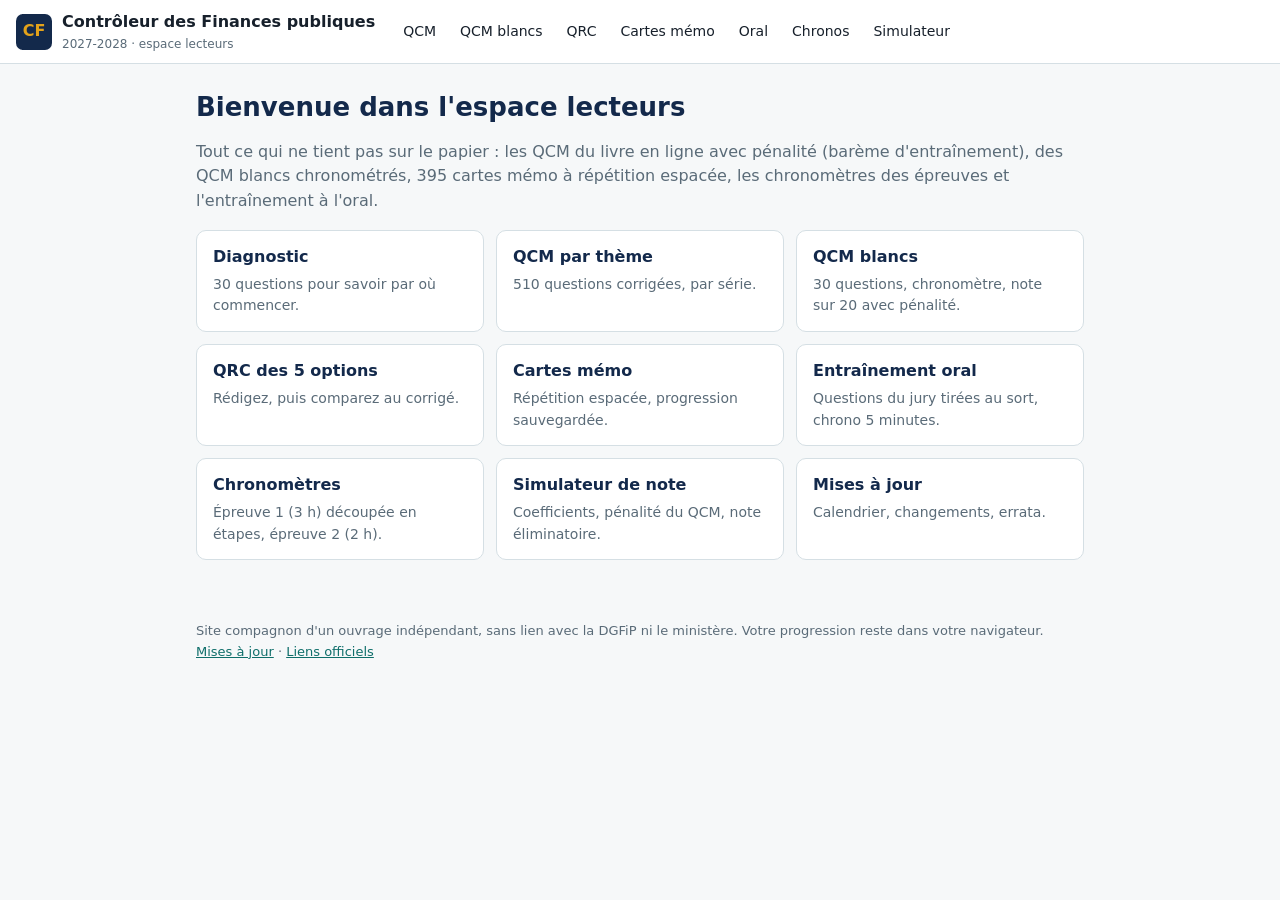
<file: index.html>
<!doctype html>
<html lang="fr">
<head>
<meta charset="utf-8">
<meta name="viewport" content="width=device-width, initial-scale=1">
<title>Contrôleur des Finances publiques 2027-2028 · Espace lecteurs</title>
<meta name="description" content="Site compagnon du livre Concours Contrôleur des Finances publiques 2027-2028 : QCM en ligne avec pénalité, QCM blancs chronométrés, cartes mémo, chronomètres d'épreuve, simulateur de note, entraînement à l'oral.">
<link rel="icon" href="data:image/svg+xml,%3Csvg xmlns='http://www.w3.org/2000/svg' viewBox='0 0 32 32'%3E%3Crect width='32' height='32' rx='6' fill='%2313294B'/%3E%3Ctext x='16' y='22' font-size='16' text-anchor='middle' fill='%23E3A21A' font-family='Arial' font-weight='bold'%3ECF%3C/text%3E%3C/svg%3E">
<link rel="stylesheet" href="style.css">
</head>
<body>
<header class="top">
  <a class="brand" href="#/"><span class="logo">CF</span><span><b>Contrôleur des Finances publiques</b><small>2027-2028 · espace lecteurs</small></span></a>
  <nav id="nav">
    <a href="#/qcm">QCM</a><a href="#/blanc">QCM blancs</a><a href="#/qrc">QRC</a><a href="#/cartes">Cartes mémo</a>
    <a href="#/oral">Oral</a><a href="#/chrono">Chronos</a><a href="#/simulateur">Simulateur</a>
  </nav>
</header>
<main id="app" tabindex="-1"><p class="muted">Chargement…</p></main>
<footer class="foot">
  <p>Site compagnon d'un ouvrage indépendant, sans lien avec la DGFiP ni le ministère. Votre progression reste dans votre navigateur. <a href="#/maj">Mises à jour</a> · <a href="#/liens">Liens officiels</a></p>
</footer>
<script src="app.js"></script>
</body>
</html>
</file>
<file: style.css>
:root {
  --ink: #13294B; --accent: #0E6E6A; --warm: #E3A21A; --bg: #F6F8F9; --card: #FFFFFF; --text: #17202B;
  --muted: #5A6B78; --line: #D5DFE4; --ok: #1E7B4B; --ko: #B3261E; --okbg: #E5F4EC; --kobg: #FBE9E7; --tint: #E6F1F0;
}
@media (prefers-color-scheme: dark) {
  :root { --ink: #CFE0F5; --accent: #5CC2BB; --bg: #0F1720; --card: #17222E; --text: #E6EDF3; --muted: #9AABB8;
          --line: #2A3A4A; --ok: #5FD08F; --ko: #FF8A80; --okbg: #12301F; --kobg: #3A1A18; --tint: #14302E; }
}
* { box-sizing: border-box; }
html { -webkit-text-size-adjust: 100%; }
body { margin: 0; font: 16px/1.55 system-ui, -apple-system, "Segoe UI", Roboto, sans-serif; background: var(--bg); color: var(--text); }
a { color: var(--accent); }
.top { position: sticky; top: 0; z-index: 5; background: var(--card); border-bottom: 1px solid var(--line);
       display: flex; flex-wrap: wrap; align-items: center; gap: 8px 18px; padding: 10px 16px; }
.brand { display: flex; gap: 10px; align-items: center; text-decoration: none; color: var(--text); }
.brand small { display: block; color: var(--muted); font-size: 12px; }
.logo { background: #13294B; color: #E3A21A; font-weight: 800; border-radius: 7px; width: 36px; height: 36px; display: grid; place-items: center; flex: none; }
nav { display: flex; flex-wrap: wrap; gap: 4px; }
nav a { text-decoration: none; padding: 6px 10px; border-radius: 6px; color: var(--text); font-size: 14px; }
nav a.on, nav a:hover { background: var(--tint); color: var(--accent); }
main { max-width: 920px; margin: 0 auto; padding: 22px 16px 40px; outline: none; }
h1 { font-size: 26px; line-height: 1.2; margin: 6px 0 14px; color: var(--ink); }
h2 { font-size: 19px; margin: 26px 0 10px; color: var(--ink); }
.muted { color: var(--muted); }
.grid { display: grid; grid-template-columns: repeat(auto-fill, minmax(240px, 1fr)); gap: 12px; }
.card { background: var(--card); border: 1px solid var(--line); border-radius: 10px; padding: 14px 16px; }
a.card { text-decoration: none; color: var(--text); display: block; }
a.card:hover { border-color: var(--accent); }
.card h3 { margin: 0 0 4px; font-size: 16px; color: var(--ink); }
.card p { margin: 0; font-size: 14px; color: var(--muted); }
.tag { display: inline-block; font-size: 12px; font-weight: 700; padding: 1px 7px; border-radius: 4px; background: var(--ink); color: var(--card); letter-spacing: .3px; }
.btn { font: inherit; font-weight: 600; border: 1px solid var(--accent); background: var(--accent); color: #fff; border-radius: 8px; padding: 9px 16px; cursor: pointer; }
.btn.ghost { background: transparent; color: var(--accent); }
.btn:disabled { opacity: .5; cursor: default; }
.row { display: flex; flex-wrap: wrap; gap: 8px; align-items: center; }
.q { background: var(--card); border: 1px solid var(--line); border-radius: 10px; padding: 14px 16px; margin: 12px 0; }
.q .qt { font-weight: 600; margin-bottom: 10px; }
.opt { display: flex; gap: 10px; align-items: flex-start; width: 100%; text-align: left; font: inherit; color: var(--text);
       background: transparent; border: 1px solid var(--line); border-radius: 8px; padding: 8px 10px; margin: 6px 0; cursor: pointer; }
.opt b { flex: none; width: 22px; height: 22px; border-radius: 50%; display: grid; place-items: center; background: var(--tint); color: var(--accent); font-size: 13px; }
.opt.sel { border-color: var(--accent); box-shadow: inset 0 0 0 1px var(--accent); }
.opt.ok { background: var(--okbg); border-color: var(--ok); }
.opt.ko { background: var(--kobg); border-color: var(--ko); }
.expl { margin-top: 8px; font-size: 14px; padding: 8px 10px; border-left: 3px solid var(--accent); background: var(--tint); border-radius: 0 6px 6px 0; }
.score { font-size: 34px; font-weight: 800; color: var(--ink); }
.timer { font: 700 40px/1 ui-monospace, Menlo, monospace; color: var(--ink); letter-spacing: 1px; }
.timer.small { font-size: 22px; }
.sticky { position: sticky; top: 64px; z-index: 3; background: var(--bg); padding: 8px 0; }
.bar { height: 8px; border-radius: 4px; background: var(--line); overflow: hidden; }
.bar > i { display: block; height: 100%; background: var(--accent); }
.flash { min-height: 190px; display: grid; place-items: center; text-align: center; font-size: 20px; cursor: pointer; padding: 26px; }
.flash .back { font-size: 17px; }
table { border-collapse: collapse; width: 100%; font-size: 14px; }
td, th { border-bottom: 1px solid var(--line); padding: 6px 8px; text-align: left; vertical-align: top; }
input[type=number], textarea, select { font: inherit; color: var(--text); background: var(--card); border: 1px solid var(--line); border-radius: 6px; padding: 7px 9px; }
input[type=number] { width: 90px; }
textarea { width: 100%; min-height: 130px; }
.phase { padding: 6px 10px; border-radius: 6px; margin: 4px 0; font-size: 14px; }
.phase.now { background: var(--tint); font-weight: 700; color: var(--accent); }
.phase.done { color: var(--muted); text-decoration: line-through; }
.model { white-space: pre-wrap; }
.foot { max-width: 920px; margin: 0 auto; padding: 8px 16px 30px; font-size: 13px; color: var(--muted); }
@media (max-width: 560px) { h1 { font-size: 22px; } .timer { font-size: 32px; } .sticky { top: 0; position: static; } }
</file>
